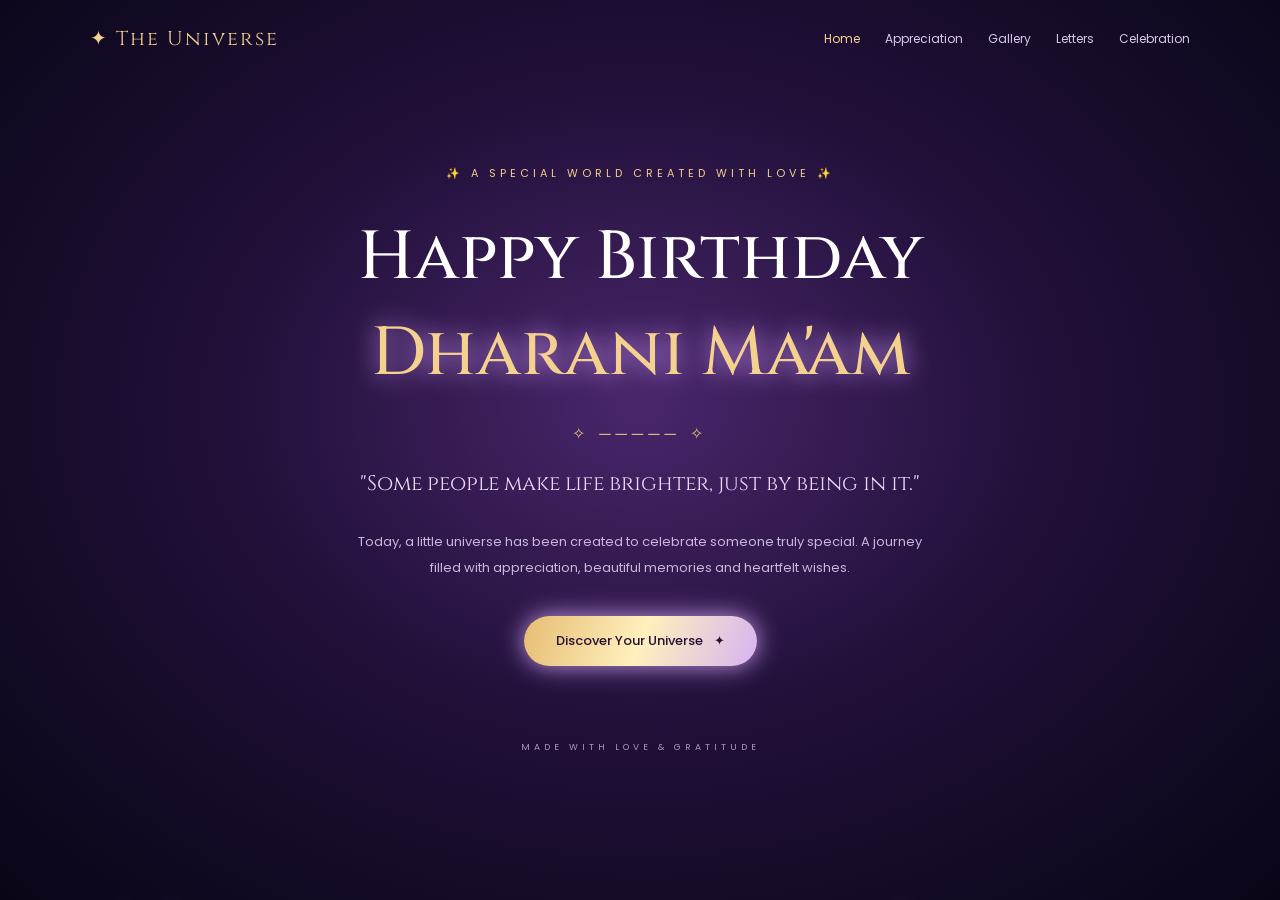
<file: index.html>
<!DOCTYPE html>
<html lang="en">
<head>
    <meta charset="UTF-8">
    <meta name="viewport" content="width=device-width, initial-scale=1.0">

    <title>The Universe of Dharani</title>

    <link rel="stylesheet" href="style.css">
</head>

<body class="home-page">

    <!-- Floating glitter container -->
    <div id="glitter-container" aria-hidden="true"></div>
    <div id="birthday-fireworks" aria-hidden="true"></div>

    <!-- Navigation -->
    <nav class="navbar">

        <div class="logo">
            ✦ The Universe
        </div>

        <div class="nav-links">
            <a href="index.html" class="active">Home</a>
            <a href="appreciation.html">Appreciation</a>
            <a href="gallery.html">Gallery</a>
            <a href="letter.html">Letters</a>
            <a href="celebration.html">Celebration</a>
        </div>

    </nav>

    <!-- Main content -->
    <main class="hero">

        <p class="welcome">
            ✨ A SPECIAL WORLD CREATED WITH LOVE ✨
        </p>

        <h1>
            Happy Birthday
            <span>Dharani Ma'am</span>
        </h1>

        <div class="decoration">✧ ───── ✧</div>

        <p class="quote">
            "Some people make life brighter,
            just by being in it."
        </p>

        <p class="description">
            Today, a little universe has been created
            to celebrate someone truly special.
            A journey filled with appreciation,
            beautiful memories and heartfelt wishes.
        </p>

        <a href="appreciation.html" class="magic-button">
            Discover Your Universe <span>✦</span>
        </a>

        <p class="bottom-text">
            MADE WITH LOVE & GRATITUDE
        </p>

    </main>

    <script src="main.js"></script>

</body>
</html>
</file>
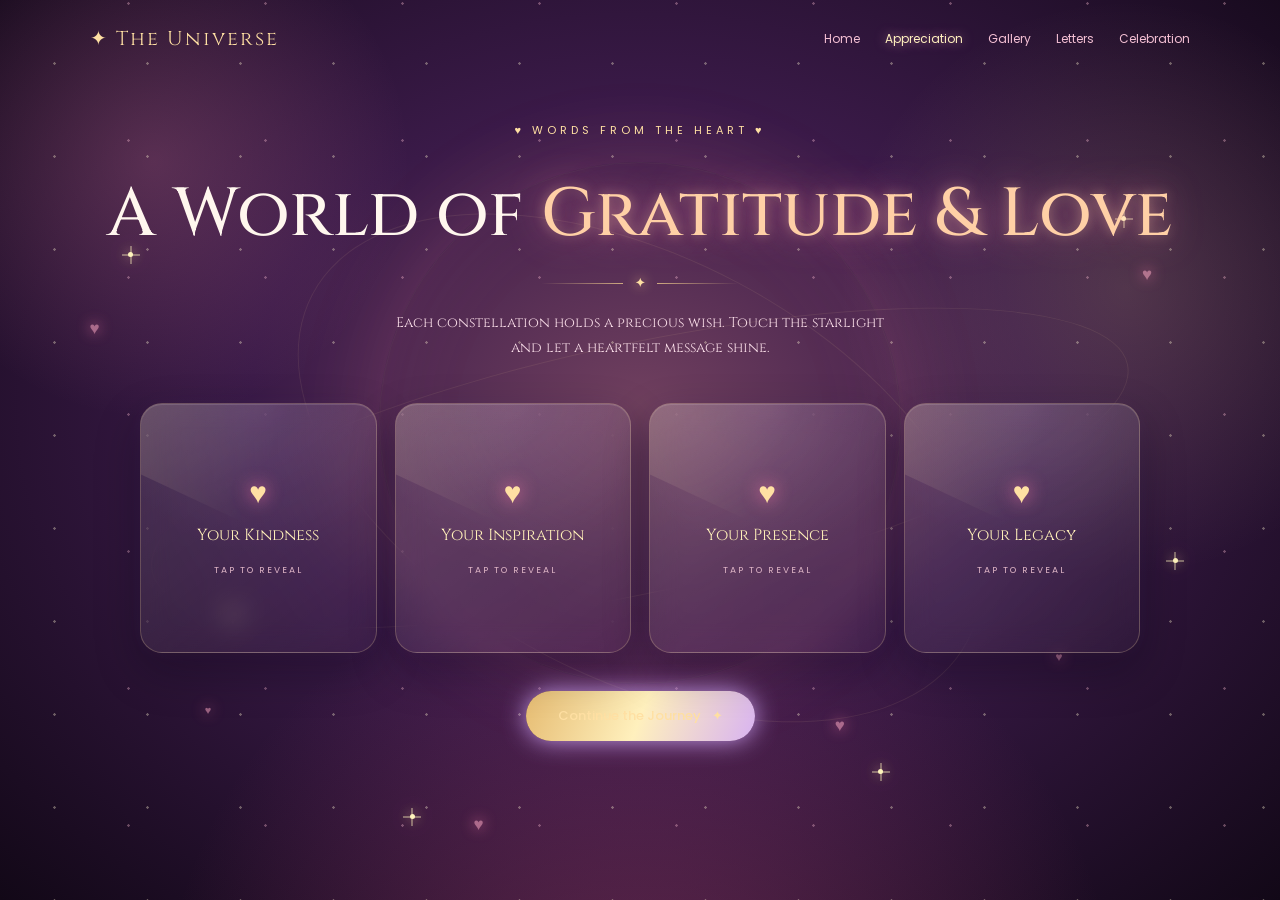
<file: appreciation.html>
<!DOCTYPE html>
<html lang="en">
<head>
    <meta charset="UTF-8">
    <meta name="viewport" content="width=device-width, initial-scale=1.0">
    <title>Appreciation | The Universe of Dharani</title>
    <link rel="stylesheet" href="style.css">
</head>
<body class="appreciation-page">
    <div id="glitter-container" aria-hidden="true"></div>
    <div class="cosmic-sky" aria-hidden="true">
        <span class="floating-heart heart-one">♥</span>
        <span class="floating-heart heart-two">♥</span>
        <span class="floating-heart heart-three">♥</span>
        <span class="floating-heart heart-four">♥</span>
        <span class="floating-heart heart-five">♥</span>
        <span class="floating-heart heart-six">♥</span>
        <span class="twinkle twinkle-one"></span>
        <span class="twinkle twinkle-two"></span>
        <span class="twinkle twinkle-three"></span>
        <span class="twinkle twinkle-four"></span>
        <span class="twinkle twinkle-five"></span>
        <span class="twinkle twinkle-six"></span>
        <span class="orbit orbit-one"></span>
        <span class="orbit orbit-two"></span>
    </div>

    <nav class="navbar" aria-label="Main navigation">
        <div class="logo">✦ The Universe</div>
        <div class="nav-links">
            <a href="index.html">Home</a>
            <a href="appreciation.html" class="active">Appreciation</a>
            <a href="gallery.html">Gallery</a>
            <a href="letter.html">Letters</a>
            <a href="celebration.html">Celebration</a>
        </div>
    </nav>

    <main class="appreciation">
        <header class="appreciation-heading">
            <p class="welcome">♥ WORDS FROM THE HEART ♥</p>
            <h1>A World of <span>Gratitude &amp; Love</span></h1>
            <div class="celestial-divider" aria-hidden="true">
                <span></span><b>✦</b><span></span>
            </div>
            <p class="appreciation-intro">
                Each constellation holds a precious wish. Touch the starlight
                and let a heartfelt message shine.
            </p>
        </header>

        <section class="message-grid" aria-label="Appreciation messages">
            <article class="message-card" tabindex="0" role="button"
                     aria-expanded="false" aria-label="Reveal message: Your kindness">
                <span class="card-star" aria-hidden="true">♥</span>
                <p class="card-kicker">Your Kindness</p>
                <div class="card-message">
                    <p>Your gentle warmth makes every room feel a little brighter and every moment feel more meaningful.</p>
                </div>
                <span class="reveal-text">Tap to reveal</span>
            </article>

            <article class="message-card" tabindex="0" role="button"
                     aria-expanded="false" aria-label="Reveal message: Your Inspiration">
                <span class="card-star" aria-hidden="true">♥</span>
                <p class="card-kicker">Your Inspiration</p>
                <div class="card-message">
                    <p>The grace, patience and wisdom you share inspire everyone around you to become their best selves.</p>
                </div>
                <span class="reveal-text">Tap to reveal</span>
            </article>

            <article class="message-card" tabindex="0" role="button"
                     aria-expanded="false" aria-label="Reveal message: Your Presence">
                <span class="card-star" aria-hidden="true">♥</span>
                <p class="card-kicker">Your Presence</p>
                <div class="card-message">
                    <p>You bring calm to challenges and joy to ordinary days simply by being wonderfully you.</p>
                </div>
                <span class="reveal-text">Tap to reveal</span>
            </article>

            <article class="message-card" tabindex="0" role="button"
                     aria-expanded="false" aria-label="Reveal message: Your Legacy">
                <span class="card-star" aria-hidden="true">♥</span>
                <p class="card-kicker">Your Legacy</p>
                <div class="card-message">
                    <p>The lives you have touched carry a lasting light, and the lessons you give continue to guide us.</p>
                </div>
                <span class="reveal-text">Tap to reveal</span>
            </article>
        </section>

        <a href="gallery.html" class="magic-button appreciation-next">
            Continue the Journey <span>✦</span>
        </a>
    </main>

    <script src="main.js"></script>
</body>
</html>
</file>
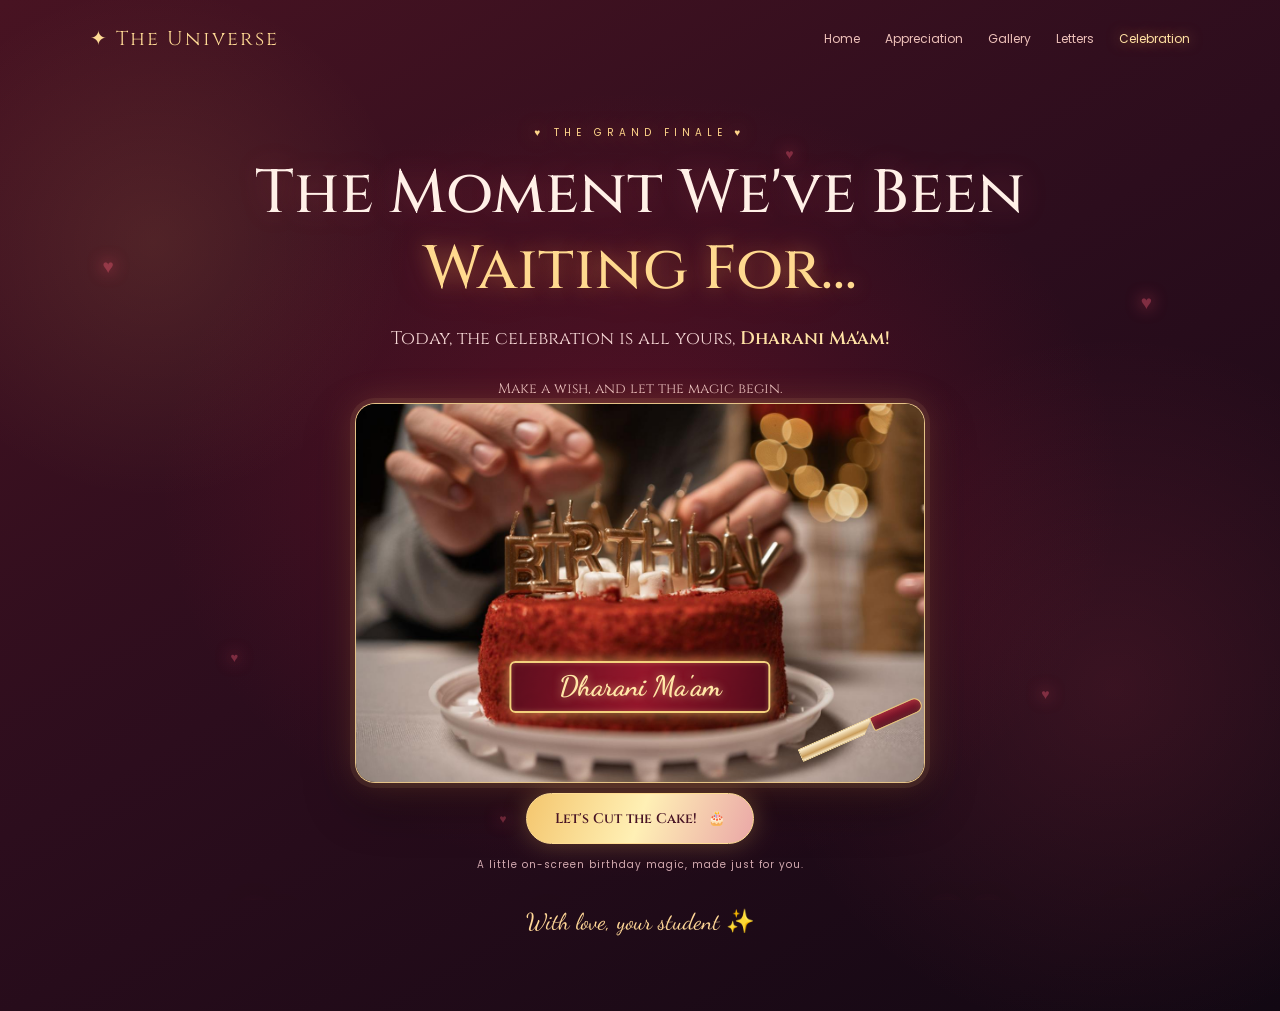
<file: celebration.html>
<!DOCTYPE html>
<html lang="en">
<head>
    <meta charset="UTF-8">
    <meta name="viewport" content="width=device-width, initial-scale=1.0">
    <title>Happy Birthday, Dharani Ma'am! | The Universe</title>
    <link rel="stylesheet" href="style.css">
</head>
<body class="celebration-page">
    <div id="glitter-container" aria-hidden="true"></div>
    <div class="celebration-hearts" aria-hidden="true">
        <span>♥</span><span>♥</span><span>♥</span>
        <span>♥</span><span>♥</span><span>♥</span>
    </div>
    <div class="celebration-particles" id="celebration-particles" aria-hidden="true"></div>

    <nav class="navbar" aria-label="Main navigation">
        <div class="logo">✦ The Universe</div>
        <div class="nav-links">
            <a href="index.html">Home</a>
            <a href="appreciation.html">Appreciation</a>
            <a href="gallery.html">Gallery</a>
            <a href="letter.html">Letters</a>
            <a href="celebration.html" class="active">Celebration</a>
        </div>
    </nav>

    <main class="celebration-main">
        <header class="celebration-heading">
            <p class="celebration-eyebrow">♥ THE GRAND FINALE ♥</p>
            <h1>The Moment We've Been <span>Waiting For...</span></h1>
            <p>Today, the celebration is all yours, <strong>Dharani Ma'am!</strong></p>
        </header>

        <section class="cake-section" aria-label="Birthday cake">
            <p class="cake-invitation">Make a wish, and let the magic begin.</p>
            <div class="cake-scene">
                <div class="cake-stage" id="cake-stage">
                    <div class="cake-glow" aria-hidden="true"></div>
                    <div class="cake-photo-frame" id="cake-photo-frame">
                        <img class="cake-photo" src="images/birthday-cake-reference.jpg"
                             alt="A real red velvet birthday cake with golden birthday candles">
                        <div class="cake-petal-fragments" aria-hidden="true">
                            <span class="cake-petal-fragment fragment-top"></span>
                            <span class="cake-petal-fragment fragment-top-right"></span>
                            <span class="cake-petal-fragment fragment-right"></span>
                            <span class="cake-petal-fragment fragment-bottom-right"></span>
                            <span class="cake-petal-fragment fragment-bottom"></span>
                            <span class="cake-petal-fragment fragment-bottom-left"></span>
                            <span class="cake-petal-fragment fragment-left"></span>
                            <span class="cake-petal-fragment fragment-top-left"></span>
                        </div>
                        <div class="cake-name">Dharani Ma'am</div>
                    </div>

                    <div class="cake-knife" aria-hidden="true">
                        <span class="knife-blade"></span>
                        <span class="knife-handle"></span>
                    </div>
                </div>
            </div>
            <button class="cake-button" id="cut-cake-button" type="button">
                Let's Cut the Cake! <span aria-hidden="true">🎂</span>
            </button>
            <p class="cake-note">A little on-screen birthday magic, made just for you.</p>
        </section>

        <p class="celebration-signoff">With love, your student ✨</p>
    </main>

    <div class="birthday-surprise" id="birthday-surprise" role="dialog"
         aria-modal="true" aria-labelledby="birthday-title" aria-describedby="birthday-message"
         tabindex="-1" hidden>
        <div class="surprise-bloom" aria-hidden="true">
            <span class="surprise-petal petal-a"></span>
            <span class="surprise-petal petal-b"></span>
            <span class="surprise-petal petal-c"></span>
            <span class="surprise-petal petal-d"></span>
            <span class="surprise-petal petal-e"></span>
            <span class="surprise-petal petal-f"></span>
            <span class="surprise-petal petal-g"></span>
            <span class="surprise-petal petal-h"></span>
        </div>
        <div class="surprise-card">
            <button class="surprise-close" type="button" aria-label="Close birthday surprise">×</button>
            <p class="surprise-kicker">✦ A WISH JUST FOR YOU ✦</p>
            <div class="surprise-hearts" aria-hidden="true">♥ ✧ ♥</div>
            <p class="surprise-cake" aria-hidden="true">🎂</p>
            <h2 id="birthday-title">Happy Birthday,<br><span>Dharani Ma'am!</span></h2>
            <p class="surprise-highlight">Keep smiling, keep shining and keep spreading happiness! ❤️</p>
            <p id="birthday-message">You deserve all the beautiful things life has to offer.</p>
            <p class="surprise-signoff">With love, your student ✨</p>
        </div>
    </div>

    <script src="main.js"></script>
</body>
</html>
</file>
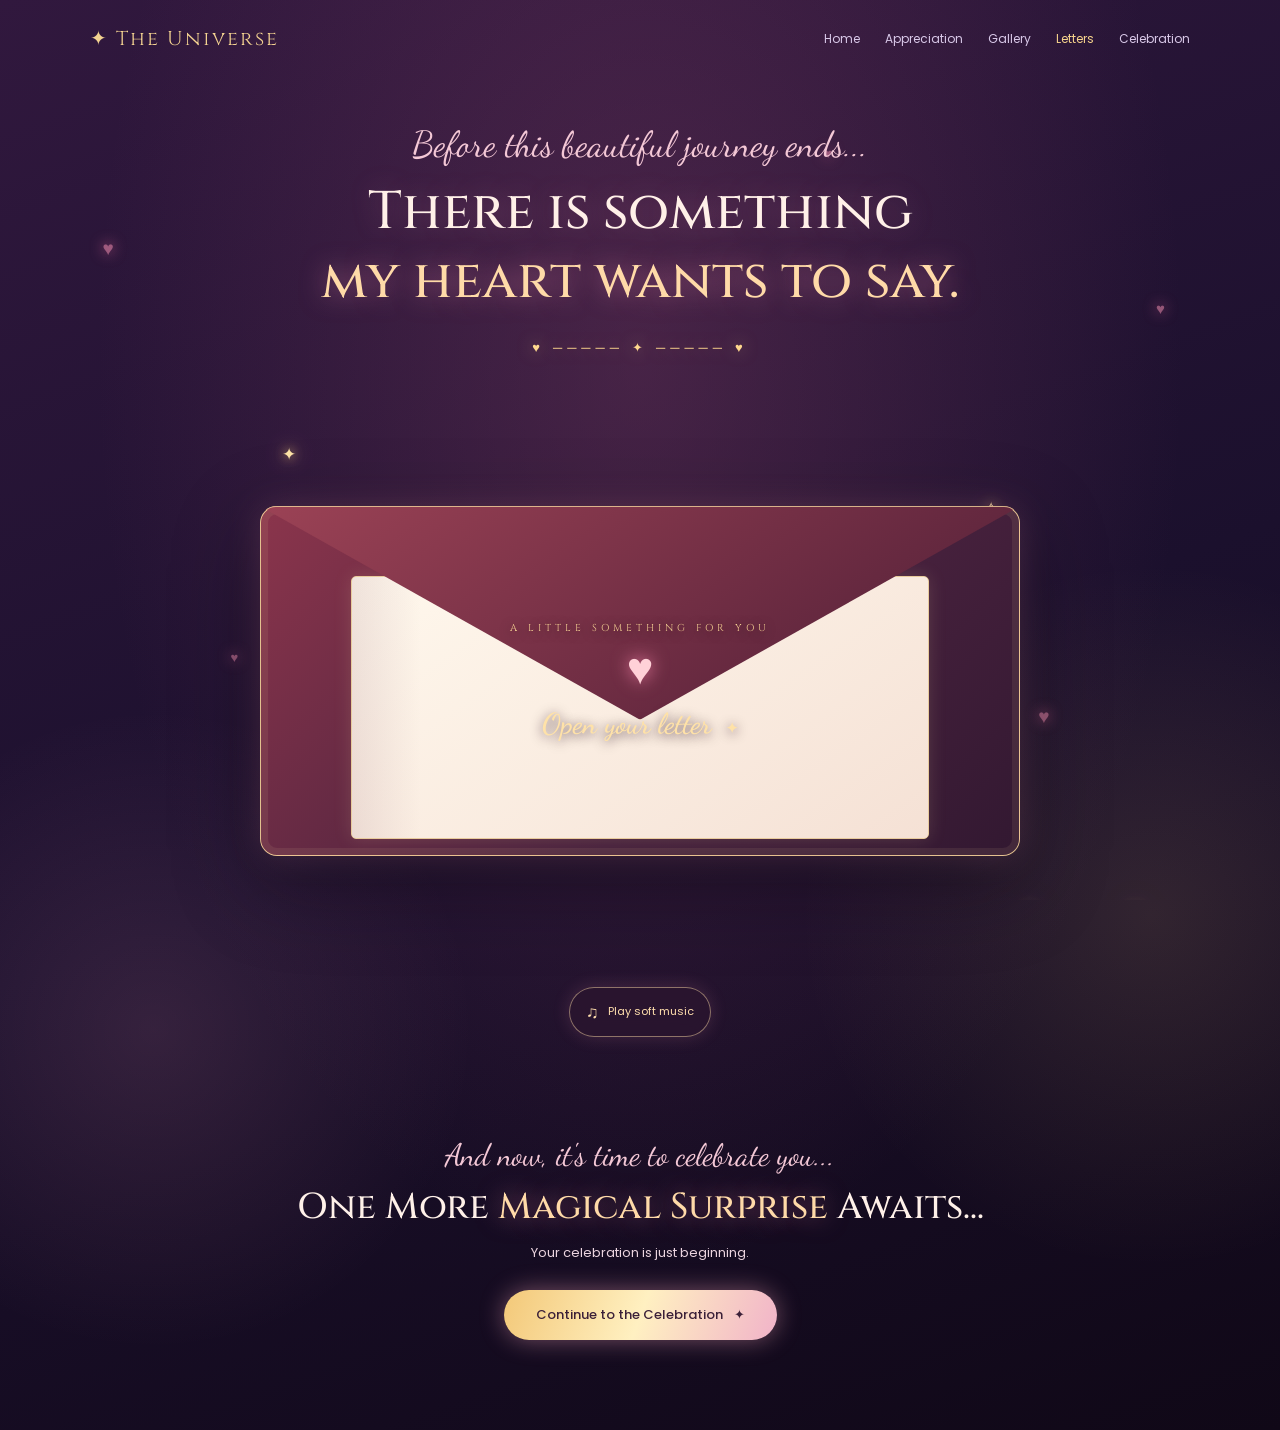
<file: letter.html>
<!DOCTYPE html>
<html lang="en">
<head>
    <meta charset="UTF-8">
    <meta name="viewport" content="width=device-width, initial-scale=1.0">
    <title>A Letter from the Heart | The Universe of Dharani</title>
    <link rel="stylesheet" href="style.css">
</head>
<body class="letter-page">
    <div id="glitter-container" aria-hidden="true"></div>
    <div class="letter-petals" aria-hidden="true">
        <span class="rose-petal petal-one">♥</span>
        <span class="rose-petal petal-two">♥</span>
        <span class="rose-petal petal-three">♥</span>
        <span class="rose-petal petal-four">♥</span>
        <span class="rose-petal petal-five">♥</span>
        <span class="rose-petal petal-six">♥</span>
        <span class="letter-star star-one">✦</span>
        <span class="letter-star star-two">✧</span>
        <span class="letter-star star-three">✦</span>
    </div>

    <nav class="navbar" aria-label="Main navigation">
        <div class="logo">✦ The Universe</div>
        <div class="nav-links">
            <a href="index.html">Home</a>
            <a href="appreciation.html">Appreciation</a>
            <a href="gallery.html">Gallery</a>
            <a href="letter.html" class="active">Letters</a>
            <a href="celebration.html">Celebration</a>
        </div>
    </nav>

    <main class="letter-main">
        <header class="letter-opening">
            <p class="opening-line">Before this beautiful journey ends...</p>
            <h1>There is something <span>my heart wants to say.</span></h1>
            <div class="letter-divider" aria-hidden="true">♥ ───── ✦ ───── ♥</div>
        </header>

        <section class="book-scene" aria-label="A letter from the heart">
            <div class="letter-envelope" id="letter-envelope">
                <div class="envelope-letter" aria-hidden="true"></div>
                <div class="envelope-body" aria-hidden="true"></div>
                <div class="envelope-flap" aria-hidden="true"></div>
                <button class="letter-open-button" id="letter-open-button"
                        type="button" aria-expanded="false" aria-controls="letter-book">
                    <span class="envelope-label">A LITTLE SOMETHING FOR YOU</span>
                    <span class="envelope-heart" aria-hidden="true">♥</span>
                    <strong>Open your letter <span aria-hidden="true">✦</span></strong>
                </button>
            </div>

            <div class="letter-book" id="letter-book" tabindex="-1"
                 aria-hidden="true" hidden>
                <article class="letter-paper">
                    <p class="letter-eyebrow">A LETTER FROM THE HEART</p>
                    <h2>Dear Dharani Ma'am,</h2>
                    <div class="letter-flourish" aria-hidden="true">❦</div>
                    <div class="letter-copy">
                        <p> Wishing you many more happy returns of the day, Mam! ❤️

You are very special to me because you treat everyone equally. I have never seen you show partiality to anyone in our class. You give everyone the same love and respect, and I really like that about you.

You always talk so nicely with everyone and make everyone feel comfortable. I really admire that, Mam.

Personally, I feel connected to you, but I don't know why. Whenever I feel down, you are the first person I feel like calling. I don't know why, but you have motivated me in so many ways.

Actually, I believe that when I finish my final year and leave college, I will be a successful person. And if I become successful, you will be one of the reasons behind it, Mam.

I don't know whether you like me or not, but you will always be one of my favourites. You are one of the most beautiful souls I have ever met.

And Kshema is also my favourite! Sometimes I wonder how she can be so mature at such a young age. 😂❤️

Once again, happy birthday, Mam! Keep smiling and stay the same always. Lots of love! ❤️</p>
                        
                    </div>
                    <p class="letter-closing">With endless gratitude <span aria-label="love">♥</span></p>
                    <p class="letter-personalize">A little note, written with love and gratitude.</p>
                </article>
                <div class="book-cover" aria-hidden="true">
                    <span>With Love</span>
                    <b>♥</b>
                    <small>For Dharani</small>
                </div>
            </div>
        </section>

        <div class="music-controls">
            <button class="music-toggle" id="music-toggle" type="button"
                    aria-pressed="false" aria-label="Play soft instrumental music">
                <span class="music-icon" aria-hidden="true">♫</span>
                <span class="music-label">Play soft music</span>
            </button>
            <p class="music-status" id="music-status" role="status" aria-live="polite"></p>
        </div>

        <section class="letter-ending">
            <p class="ending-prelude">And now, it's time to celebrate you...</p>
            <h2>One More <span>Magical Surprise</span> Awaits...</h2>
            <p>Your celebration is just beginning.</p>
            <a href="celebration.html" class="magic-button">
                Continue to the Celebration <span>✦</span>
            </a>
        </section>
    </main>

    <script src="main.js"></script>
</body>
</html>
</file>
<file: style.css>
@import url('https://fonts.googleapis.com/css2?family=Cinzel:wght@400;500;600;700&family=Dancing+Script:wght@400;500;600;700&family=Poppins:wght@300;400;500&display=swap');

* {
    margin: 0;
    padding: 0;
    box-sizing: border-box;
}

body {
    min-height: 100vh;
    overflow-x: hidden;
    background:
        radial-gradient(ellipse at 50% 45%,
        #49266b 0%,
        #211039 45%,
        #090516 100%);
    color: white;
    font-family: 'Poppins', sans-serif;
}

/* NAVIGATION */

.navbar {
    display: flex;
    justify-content: space-between;
    align-items: center;
    padding: 25px 7%;
    position: relative;
    z-index: 10;
}

.logo {
    font-family: 'Cinzel', serif;
    font-size: 20px;
    color: #f4d391;
    letter-spacing: 2px;
}

.nav-links {
    display: flex;
    gap: 25px;
}

.nav-links a {
    color: #d8c8e8;
    text-decoration: none;
    font-size: 12px;
    transition: 0.3s;
}

.nav-links a:hover,
.nav-links a.active {
    color: #f6d38c;
}

/* HERO SECTION */

.hero {
    min-height: 85vh;
    display: flex;
    flex-direction: column;
    justify-content: center;
    align-items: center;
    text-align: center;
    padding: 40px 20px;
    position: relative;
    z-index: 2;
}

.welcome {
    color: #f2ce8c;
    font-size: 11px;
    letter-spacing: 4px;
    margin-bottom: 28px;
}

h1 {
    font-family: 'Cinzel', serif;
    font-size: clamp(35px, 6vw, 68px);
    font-weight: 500;
    line-height: 1.4;
}

h1 span {
    display: block;
    color: #f4d18e;
    text-shadow: 0 0 25px #d5a0ff;
}

.decoration {
    color: #e9c17e;
    margin: 20px 0;
    letter-spacing: 5px;
}

.quote {
    font-family: 'Cinzel', serif;
    font-size: clamp(16px, 2vw, 21px);
    color: #ead8f7;
    line-height: 1.8;
}

.description {
    max-width: 570px;
    color: #c8b8d9;
    font-size: 13px;
    line-height: 2;
    margin: 25px 0 35px;
}

/* BUTTON */

.magic-button {
    text-decoration: none;
    padding: 15px 32px;
    border-radius: 40px;
    color: #241333;
    background: linear-gradient(
        110deg,
        #e6bc72,
        #fff0bd,
        #d8b3f1
    );
    font-size: 13px;
    font-weight: 500;
    box-shadow: 0 0 25px #c49ae7;
    transition: 0.4s;
}

.magic-button:hover {
    transform: translateY(-5px);
    box-shadow: 0 0 40px #f4d391;
}

.magic-button span {
    margin-left: 8px;
}

/* FOOTER */

.bottom-text {
    margin-top: 75px;
    color: #a996bc;
    font-size: 9px;
    letter-spacing: 4px;
}

/* FLOATING GLITTER */

#glitter-container {
    position: fixed;
    inset: 0;
    overflow: hidden;
    pointer-events: none;
    z-index: 1;
}

#birthday-fireworks {
    position: fixed;
    inset: 0;
    overflow: hidden;
    pointer-events: none;
    z-index: 5;
}

.glitter {
    position: absolute;
    bottom: -15px;
    border-radius: 50%;
    background: #ffe8a8;
    box-shadow: 0 0 10px #f9d58c,
                0 0 20px #d7a8ff;

    animation: floatUp linear infinite;
}

@keyframes floatUp {

    0% {
        transform: translateY(0) translateX(0) scale(0.5);
        opacity: 0;
    }

    15% {
        opacity: 1;
    }

    50% {
        transform: translateY(-50vh) translateX(25px) scale(1);
    }

    85% {
        opacity: 0.8;
    }

    100% {
        transform: translateY(-110vh) translateX(-20px) scale(0.3);
        opacity: 0;
    }
}

.birthday-cracker-burst {
    position: absolute;
    width: 0;
    height: 0;
    animation: birthdayCrackerFade 5.2s ease-out forwards;
}

.birthday-cracker-burst::before {
    content: "";
    position: absolute;
    width: min(100vw, 100vh);
    aspect-ratio: 1;
    border-radius: 50%;
    background: radial-gradient(circle, rgba(255, 247, 204, 0.8), rgba(255, 185, 87, 0.22) 12%, transparent 68%);
    transform: translate(-50%, -50%) scale(0);
    animation: birthdayCrackerFlash 1.1s ease-out forwards;
}

.birthday-cracker-burst::after {
    content: "";
    position: absolute;
    width: 24px;
    height: 24px;
    border: 3px solid #fff1bc;
    border-radius: 50%;
    box-shadow: 0 0 35px 12px rgba(255, 203, 104, 0.65);
    transform: translate(-50%, -50%) scale(0);
    animation: birthdayCrackerRing 1.6s ease-out forwards;
}

.birthday-cracker-letter-spark {
    position: absolute;
    left: 0;
    top: 0;
    z-index: 1;
    width: 5px;
    height: 5px;
    border-radius: 50%;
    background: var(--spark-color);
    box-shadow: 0 0 9px 2px var(--spark-color), 0 0 18px #fff1bc;
    animation: birthdayCrackerFormLetters 3.2s cubic-bezier(0.18, 0.72, 0.22, 1) both;
}

.birthday-cracker-spark {
    position: absolute;
    left: 0;
    top: 0;
    width: 7px;
    height: 7px;
    border-radius: 50%;
    background: var(--spark-color);
    box-shadow: 0 0 18px 4px var(--spark-color);
    animation: birthdayCrackerSpark 2.6s cubic-bezier(0.12, 0.68, 0.22, 1) forwards;
}

@keyframes birthdayCrackerSpark {
    0% { opacity: 0; transform: translate(0, 0) scale(0.2); }
    12% { opacity: 1; transform: translate(0, 0) scale(1.7); }
    100% { opacity: 0; transform: translate(var(--spark-x), var(--spark-y)) scale(0.05); }
}

@keyframes birthdayCrackerFormLetters {
    0%, 42% { opacity: 0; transform: translate(var(--start-x), var(--start-y)) scale(0.15); }
    52% { opacity: 1; transform: translate(var(--start-x), var(--start-y)) scale(1.5); }
    78%, 92% { opacity: 1; transform: translate(var(--spark-x), var(--spark-y)) scale(1); }
    100% { opacity: 0.65; transform: translate(var(--spark-x), var(--spark-y)) scale(0.75); }
}

@keyframes birthdayCrackerFade {
    88% { opacity: 1; }
    100% { opacity: 0; }
}

@keyframes birthdayCrackerFlash {
    0% { opacity: 0; transform: translate(-50%, -50%) scale(0); }
    12% { opacity: 1; }
    100% { opacity: 0; transform: translate(-50%, -50%) scale(1); }
}

@keyframes birthdayCrackerRing {
    0% { opacity: 0.95; transform: translate(-50%, -50%) scale(0.2); }
    100% { opacity: 0; transform: translate(-50%, -50%) scale(38); }
}

/* MOBILE */

@media (max-width: 650px) {

    .navbar {
        flex-direction: column;
        gap: 20px;
    }

    .nav-links {
        gap: 12px;
        flex-wrap: wrap;
        justify-content: center;
    }

    .nav-links a {
        font-size: 10px;
    }

    .welcome {
        font-size: 9px;
        letter-spacing: 2px;
    }

    .description {
        font-size: 12px;
    }

    .bottom-text {
        margin-top: 55px;
    }
}

/* APPRECIATION PAGE */

.appreciation-page {
    background:
        radial-gradient(circle at 12% 18%, rgba(255, 145, 184, 0.22), transparent 16rem),
        radial-gradient(circle at 88% 32%, rgba(255, 219, 157, 0.16), transparent 18rem),
        radial-gradient(circle at 50% 115%, rgba(190, 74, 125, 0.38), transparent 30rem),
        radial-gradient(ellipse at 50% 45%, #70405f 0%, #3a1a48 43%, #120817 100%);
}

/* Love-themed typography */
.appreciation-page .logo,
.appreciation-page .nav-links a.active,
.appreciation-page .welcome,
.appreciation-page .appreciation-heading h1,
.appreciation-page .appreciation-heading h1 span,
.appreciation-page .card-kicker,
.appreciation-page .celestial-divider,
.appreciation-page .card-star,
.appreciation-next {
    color: #ffe0a3;
}

.appreciation-page .nav-links a {
    color: #f3bfd3;
}

.appreciation-page .nav-links a:hover,
.appreciation-page .nav-links a.active {
    color: #fff0be;
    text-shadow: 0 0 12px rgba(255, 190, 205, 0.65);
}

.appreciation-page .appreciation-heading h1 {
    color: #fff7ee;
}

.appreciation-page .appreciation-heading h1 span {
    color: #ffd0a6;
}

.appreciation-page .appreciation-intro,
.appreciation-page .card-message p {
    color: #f8dce7;
}

.appreciation-page .card-kicker {
    color: #fff0b9;
}

.appreciation-page .reveal-text {
    color: #ddb4c5;
}

.appreciation-page::before,
.appreciation-page::after {
    content: "";
    position: fixed;
    pointer-events: none;
    z-index: 0;
}

.appreciation-page::before {
    inset: 0;
    opacity: 0.34;
    background-image:
        radial-gradient(circle, #fff7d2 0 1px, transparent 1.5px),
        radial-gradient(circle, #ffc1d7 0 1px, transparent 1.5px);
    background-size: 93px 93px, 137px 137px;
    background-position: 8px 17px, 60px 72px;
}

.appreciation-page::after {
    width: 520px;
    height: 520px;
    left: 50%;
    top: 47%;
    transform: translate(-50%, -50%);
    border-radius: 50%;
    border: 1px solid rgba(244, 209, 142, 0.055);
    box-shadow:
        0 0 90px rgba(255, 126, 172, 0.14),
        inset 0 0 90px rgba(255, 126, 172, 0.08);
}

.appreciation {
    min-height: calc(100vh - 86px);
    display: flex;
    flex-direction: column;
    align-items: center;
    padding: 45px 6% 70px;
    position: relative;
    z-index: 2;
}

.cosmic-sky {
    position: fixed;
    inset: 0;
    z-index: 1;
    pointer-events: none;
}

.twinkle {
    position: absolute;
    width: 5px;
    height: 5px;
    border-radius: 50%;
    background: #fff4bd;
    box-shadow: 0 0 12px #ffe39a, 0 0 28px #ff91b5;
    animation: twinkle 3.2s ease-in-out infinite;
}

.twinkle::before,
.twinkle::after {
    content: "";
    position: absolute;
    left: 50%;
    top: 50%;
    transform: translate(-50%, -50%);
    background: rgba(255, 244, 189, 0.75);
}

.twinkle::before { width: 18px; height: 1px; }
.twinkle::after { width: 1px; height: 18px; }
.twinkle-one { left: 10%; top: 28%; }
.twinkle-two { left: 18%; top: 68%; animation-delay: 0.8s; }
.twinkle-three { right: 12%; top: 24%; animation-delay: 1.5s; }
.twinkle-four { right: 8%; top: 62%; animation-delay: 2.2s; }
.twinkle-five { left: 32%; bottom: 9%; animation-delay: 0.4s; }
.twinkle-six { right: 31%; bottom: 14%; animation-delay: 1.9s; }

.floating-heart {
    position: absolute;
    color: rgba(255, 174, 199, 0.50);
    font-size: 17px;
    text-shadow: 0 0 14px rgba(255, 128, 174, 0.85);
    animation: heartFloat 7s ease-in-out infinite;
}

.heart-one { left: 7%; top: 35%; animation-delay: 0s; }
.heart-two { left: 16%; top: 78%; animation-delay: 1.2s; font-size: 11px; }
.heart-three { right: 10%; top: 29%; animation-delay: 2.1s; }
.heart-four { right: 17%; top: 72%; animation-delay: 3.4s; font-size: 12px; }
.heart-five { left: 37%; bottom: 7%; animation-delay: 4.2s; }
.heart-six { right: 34%; bottom: 18%; animation-delay: 5.1s; }

@keyframes heartFloat {
    0%, 100% { transform: translateY(12px) scale(0.75) rotate(-8deg); opacity: 0.25; }
    50% { transform: translateY(-18px) scale(1.15) rotate(8deg); opacity: 0.78; }
}

.orbit {
    position: absolute;
    left: 50%;
    top: 52%;
    border: 1px solid rgba(237, 205, 153, 0.09);
    border-radius: 50%;
    transform: translate(-50%, -50%) rotate(-12deg);
}

.orbit-one {
    width: 78vw;
    height: 250px;
}

.orbit-two {
    width: 58vw;
    height: 420px;
    transform: translate(-50%, -50%) rotate(28deg);
}

@keyframes twinkle {
    0%, 100% { opacity: 0.35; transform: scale(0.65) rotate(0deg); }
    50% { opacity: 1; transform: scale(1.25) rotate(45deg); }
}

.appreciation-heading {
    text-align: center;
}

.appreciation-heading h1 {
    margin-top: 8px;
}

.appreciation-heading h1 span {
    display: inline-block;
    text-shadow:
        0 0 12px rgba(255, 208, 166, 0.40),
        0 0 35px rgba(255, 134, 178, 0.72);
    animation: titleGlow 4s ease-in-out infinite;
}

@keyframes titleGlow {
    50% { text-shadow: 0 0 18px rgba(255, 208, 166, 0.52), 0 0 48px rgba(255, 134, 178, 0.90); }
}

.celestial-divider {
    display: flex;
    align-items: center;
    justify-content: center;
    gap: 12px;
    width: 250px;
    margin: 12px auto 0;
    color: #f4d18e;
}

.celestial-divider span {
    width: 82px;
    height: 1px;
    background: linear-gradient(90deg, transparent, rgba(244, 209, 142, 0.75));
}

.celestial-divider span:last-child {
    transform: rotate(180deg);
}

.celestial-divider b {
    font-size: 12px;
    text-shadow: 0 0 12px #f4d18e;
}

.appreciation-intro {
    max-width: 520px;
    margin: 18px auto 0;
    color: #cfc0dc;
    font-family: 'Cinzel', serif;
    font-size: 14px;
    line-height: 1.8;
}

.message-grid {
    width: 100%;
    max-width: 1000px;
    display: grid;
    grid-template-columns: repeat(4, minmax(0, 1fr));
    gap: 18px;
    margin: 42px 0 38px;
}

.message-card {
    min-height: 250px;
    position: relative;
    display: flex;
    flex-direction: column;
    align-items: center;
    justify-content: center;
    padding: 28px 20px;
    overflow: hidden;
    text-align: center;
    cursor: pointer;
    border: 1px solid rgba(238, 211, 159, 0.26);
    border-radius: 22px;
    background:
        linear-gradient(145deg, rgba(255, 255, 255, 0.13), rgba(255, 255, 255, 0.025)),
        radial-gradient(circle at 50% 0%, rgba(220, 177, 244, 0.10), transparent 55%);
    box-shadow: inset 0 1px rgba(255, 255, 255, 0.12),
                0 18px 45px rgba(6, 2, 18, 0.30),
                0 0 18px rgba(194, 141, 229, 0.055);
    backdrop-filter: blur(14px);
    -webkit-backdrop-filter: blur(14px);
    transition: transform 0.45s ease, border-color 0.45s ease, box-shadow 0.45s ease;
}

.message-card::before {
    content: "";
    position: absolute;
    inset: -70% 30% 70% -40%;
    transform: rotate(25deg);
    background: linear-gradient(90deg, transparent, rgba(255, 236, 188, 0.13), transparent);
    transition: 0.7s ease;
}

.message-card:hover,
.message-card:focus-visible {
    transform: translateY(-8px);
    border-color: rgba(244, 209, 142, 0.55);
    box-shadow: 0 20px 50px rgba(8, 3, 24, 0.35),
                0 0 26px rgba(202, 153, 238, 0.14);
    outline: none;
}

.message-card:hover::before {
    inset: -40% -40% -40% 100%;
}

.card-star {
    color: #ffd2df;
    font-size: 30px;
    line-height: 1;
    text-shadow: 0 0 18px rgba(255, 126, 172, 0.90);
    transition: 0.5s ease;
}

.card-kicker {
    margin-top: 16px;
    color: #f1d79f;
    font-family: 'Cinzel', serif;
    font-size: 16px;
}

.card-message {
    max-height: 0;
    overflow: hidden;
    opacity: 0;
    transform: translateY(10px);
    transition: max-height 0.55s ease, opacity 0.45s ease, transform 0.45s ease;
}

.card-message p {
    margin: 15px 0 5px;
    color: #ddd1e8;
    font-family: 'Cinzel', serif;
    font-size: 12px;
    line-height: 1.75;
}

.reveal-text {
    margin-top: 18px;
    color: #aa98bb;
    font-size: 9px;
    letter-spacing: 2px;
    text-transform: uppercase;
    transition: 0.35s ease;
}

.message-card.revealed .card-star {
    transform: scale(0.72) rotate(18deg);
}

.message-card.revealed .card-message {
    max-height: 150px;
    opacity: 1;
    transform: translateY(0);
}

.message-card.revealed .reveal-text {
    opacity: 0.65;
}

.appreciation-next {
    margin-top: 0;
}

@media (max-width: 850px) {
    .message-grid {
        grid-template-columns: repeat(2, minmax(0, 1fr));
        max-width: 600px;
    }
}

@media (max-width: 650px) {
    .appreciation {
        padding: 32px 18px 55px;
    }

    .appreciation-intro {
        font-size: 12px;
    }

    .message-grid {
        grid-template-columns: 1fr;
        max-width: 380px;
        gap: 14px;
        margin-top: 32px;
    }

    .message-card {
        min-height: 190px;
    }
}

/* PHOTO GALLERY */

.gallery-page {
    background:
        radial-gradient(circle at 15% 15%, rgba(255, 145, 184, 0.24), transparent 18rem),
        radial-gradient(circle at 86% 45%, rgba(242, 197, 130, 0.16), transparent 22rem),
        radial-gradient(ellipse at 50% 40%, #62334f 0%, #32173d 48%, #100817 100%);
}

.gallery-page .glitter {
    background: #ffe3b0;
    box-shadow: 0 0 9px #ffcfde,
                0 0 20px #ff9fbd,
                0 0 30px rgba(255, 220, 160, 0.65);
}

.gallery-magic {
    position: fixed;
    inset: 0;
    z-index: 1;
    overflow: hidden;
    pointer-events: none;
}

.gallery-heart,
.gallery-sparkle {
    position: absolute;
    color: rgba(255, 176, 202, 0.55);
    text-shadow: 0 0 14px rgba(255, 132, 176, 0.8);
    animation: galleryDrift 9s ease-in-out infinite;
}

.gallery-heart {
    font-size: 19px;
}

.gallery-heart-one { left: 7%; top: 28%; animation-delay: -1s; }
.gallery-heart-two { left: 16%; top: 76%; font-size: 13px; animation-delay: -5s; }
.gallery-heart-three { right: 9%; top: 30%; font-size: 15px; animation-delay: -3s; }
.gallery-heart-four { right: 15%; top: 67%; animation-delay: -7s; }
.gallery-heart-five { left: 42%; bottom: 8%; font-size: 12px; animation-delay: -4s; }
.gallery-heart-six { right: 38%; top: 18%; font-size: 13px; animation-delay: -2s; }

.gallery-sparkle {
    color: #ffe5ad;
    font-size: 18px;
    text-shadow: 0 0 12px #ffd886, 0 0 25px #ff9fbd;
    animation: galleryTwinkle 3s ease-in-out infinite;
}

.gallery-sparkle-one { left: 24%; top: 48%; }
.gallery-sparkle-two { right: 24%; top: 54%; animation-delay: -1s; }
.gallery-sparkle-three { left: 72%; bottom: 12%; animation-delay: -2s; }

@keyframes galleryDrift {
    0%, 100% { transform: translate3d(0, 12px, 0) rotate(-10deg) scale(0.8); opacity: 0.25; }
    50% { transform: translate3d(8px, -20px, 0) rotate(10deg) scale(1.15); opacity: 0.85; }
}

@keyframes galleryTwinkle {
    0%, 100% { opacity: 0.25; transform: scale(0.65) rotate(0deg); }
    50% { opacity: 0.95; transform: scale(1.2) rotate(35deg); }
}

.gallery-main {
    position: relative;
    z-index: 2;
    width: min(1120px, 90%);
    margin: 0 auto;
    padding: 48px 0 90px;
}

.gallery-heading {
    max-width: 720px;
    margin: 0 auto 42px;
    text-align: center;
    animation: galleryRise 0.9s ease-out both;
}

@keyframes galleryRise {
    from { opacity: 0; transform: translateY(22px); }
    to { opacity: 1; transform: translateY(0); }
}

.gallery-heading .welcome,
.personal-letter .welcome {
    margin-bottom: 14px;
    color: #ffd7a3;
}

.gallery-heading h1 {
    color: #fff3ea;
}

.gallery-heading h1 span {
    display: inline;
    color: #ffd0a6;
    text-shadow: 0 0 28px rgba(255, 134, 178, 0.55);
}

.gallery-heading > p:last-child {
    max-width: 600px;
    margin: 16px auto 0;
    color: #f3d9e3;
    font-family: 'Cinzel', serif;
    font-size: 14px;
    line-height: 1.8;
}

.photo-gallery {
    display: grid;
    grid-template-columns: minmax(0, 0.9fr) minmax(0, 1.1fr);
    gap: 24px;
}

.gallery-photo {
    position: relative;
    display: block;
    width: 100%;
    padding: 8px;
    overflow: hidden;
    cursor: zoom-in;
    border: 1px solid rgba(255, 222, 164, 0.78);
    border-radius: 17px;
    background: linear-gradient(145deg, rgba(255, 230, 184, 0.24), rgba(255, 255, 255, 0.04));
    box-shadow: 0 0 0 1px rgba(255, 228, 185, 0.12),
                0 12px 35px rgba(4, 1, 15, 0.36),
                0 0 24px rgba(255, 184, 151, 0.10);
    text-align: left;
    transition: transform 0.35s ease, box-shadow 0.35s ease, border-color 0.35s ease;
    animation: photoAppear 0.8s ease-out both, photoGlow 5s ease-in-out 1s infinite;
}

.solo-photo { animation-delay: 0.1s, 1s; }
.family-photo { animation-delay: 0.28s, 1.18s; }
.memory-photo:nth-child(1) { animation-delay: 0.4s, 1.3s; }
.memory-photo:nth-child(2) { animation-delay: 0.52s, 1.42s; }
.memory-photo:nth-child(3) { animation-delay: 0.64s, 1.54s; }
.memory-photo:nth-child(4) { animation-delay: 0.76s, 1.66s; }

@keyframes photoGlow {
    0%, 100% { box-shadow: 0 0 0 1px rgba(255, 228, 185, 0.12), 0 12px 35px rgba(4, 1, 15, 0.36), 0 0 18px rgba(255, 184, 151, 0.08); }
    50% { box-shadow: 0 0 0 1px rgba(255, 228, 185, 0.22), 0 12px 35px rgba(4, 1, 15, 0.36), 0 0 30px rgba(255, 160, 194, 0.2); }
}

@keyframes photoAppear {
    from { opacity: 0; }
    to { opacity: 1; }
}

.gallery-photo::after {
    content: "";
    position: absolute;
    inset: 8px;
    border-radius: 10px;
    background: linear-gradient(180deg, transparent 52%, rgba(16, 7, 22, 0.78));
    pointer-events: none;
}

.gallery-photo::before {
    content: "";
    position: absolute;
    z-index: 1;
    top: 8px;
    bottom: 8px;
    left: -65%;
    width: 40%;
    transform: skewX(-18deg);
    background: linear-gradient(90deg, transparent, rgba(255, 242, 218, 0.18), transparent);
    pointer-events: none;
    transition: left 0.8s ease;
}

.gallery-photo:hover,
.gallery-photo:focus-visible {
    z-index: 1;
    transform: translateY(-5px);
    border-color: #fff0bc;
    box-shadow: 0 0 0 1px rgba(255, 228, 185, 0.3),
                0 18px 42px rgba(4, 1, 15, 0.45),
                0 0 34px rgba(255, 184, 151, 0.24);
    outline: none;
}

.gallery-photo:hover::before,
.gallery-photo:focus-visible::before {
    left: 125%;
}

.gallery-photo img {
    display: block;
    width: 100%;
    height: 100%;
    object-fit: cover;
    border-radius: 10px;
    background: linear-gradient(135deg, #442444, #21152f);
    color: #f8dce7;
    font-family: 'Cinzel', serif;
    text-align: center;
}

.solo-photo {
    height: 520px;
}

.solo-photo img {
    object-position: center 30%;
}

.family-photo {
    height: 100%;
    min-height: 520px;
}

.photo-caption {
    position: absolute;
    z-index: 1;
    right: 24px;
    bottom: 23px;
    left: 24px;
    color: #fff4e8;
    font-family: 'Cinzel', serif;
    font-size: 16px;
    text-shadow: 0 2px 12px rgba(0, 0, 0, 0.85);
}

.photo-caption span {
    margin-right: 9px;
    color: #ffdda0;
    font-family: 'Poppins', sans-serif;
    font-size: 10px;
    letter-spacing: 2px;
}

.zoom-hint {
    position: absolute;
    z-index: 1;
    top: 21px;
    right: 21px;
    padding: 7px 11px;
    border: 1px solid rgba(255, 240, 216, 0.35);
    border-radius: 20px;
    background: rgba(25, 10, 30, 0.42);
    color: #fff3df;
    font-size: 10px;
    letter-spacing: 1px;
    opacity: 0;
    transform: translateY(-4px);
    transition: opacity 0.3s ease, transform 0.3s ease;
    backdrop-filter: blur(8px);
}

.gallery-photo:hover .zoom-hint,
.gallery-photo:focus-visible .zoom-hint {
    opacity: 1;
    transform: translateY(0);
}

.memory-grid {
    grid-column: 1 / -1;
    display: grid;
    grid-template-columns: repeat(4, minmax(0, 1fr));
    gap: 20px;
}

.gallery-to-letter {
    display: flex;
    justify-content: center;
    margin: 38px auto 0;
}

.gallery-to-letter .magic-button {
    background: linear-gradient(110deg, #f1c778, #fff1c6, #f0abc0);
    box-shadow: 0 0 25px rgba(255, 170, 192, 0.26);
}

.gallery-to-letter .magic-button:hover {
    box-shadow: 0 0 38px rgba(255, 212, 142, 0.52);
}

.memory-photo {
    height: 260px;
    border-radius: 14px;
}

.memory-photo .photo-caption {
    right: 16px;
    bottom: 17px;
    left: 16px;
    font-size: 12px;
}

.memory-photo .zoom-hint {
    top: 16px;
    right: 16px;
}

.personal-letter {
    max-width: 790px;
    margin: 82px auto 0;
    padding: 48px clamp(24px, 7vw, 75px);
    border: 1px solid rgba(255, 220, 178, 0.32);
    border-radius: 24px;
    background: linear-gradient(145deg, rgba(255, 255, 255, 0.10), rgba(255, 255, 255, 0.025));
    box-shadow: inset 0 1px rgba(255, 255, 255, 0.12),
                0 18px 55px rgba(4, 1, 15, 0.30),
                0 0 35px rgba(255, 153, 183, 0.08);
    text-align: center;
    backdrop-filter: blur(12px);
    animation: galleryRise 0.9s ease-out both;
}

.personal-letter h2 {
    color: #fff1de;
    font-family: 'Cinzel', serif;
    font-size: clamp(24px, 4vw, 34px);
    font-weight: 500;
}

.letter-decoration {
    margin: 10px 0 20px;
    color: #ffd4a2;
    font-size: 28px;
    text-shadow: 0 0 18px rgba(255, 186, 177, 0.6);
}

.personal-letter > p:not(.welcome):not(.letter-signoff) {
    margin: 14px 0;
    color: #f4dce6;
    font-family: 'Cinzel', serif;
    font-size: 13px;
    line-height: 2;
}

.letter-signoff {
    margin-top: 24px;
    color: #ffe2b0;
    font-family: 'Cinzel', serif;
    font-size: 14px;
    line-height: 1.9;
}

.letter-signoff span {
    color: #f5c2d2;
}

.photo-lightbox[hidden] {
    display: none;
}

.photo-lightbox {
    position: fixed;
    inset: 0;
    z-index: 30;
    display: grid;
    place-items: center;
    padding: 48px 20px 24px;
    background: rgba(10, 4, 17, 0.92);
    backdrop-filter: blur(12px);
    animation: lightboxFade 0.25s ease both;
}

.photo-lightbox figure {
    animation: lightboxZoom 0.35s cubic-bezier(0.2, 0.8, 0.2, 1) both;
}

@keyframes lightboxFade {
    from { opacity: 0; }
    to { opacity: 1; }
}

@keyframes lightboxZoom {
    from { opacity: 0; transform: scale(0.94) translateY(10px); }
    to { opacity: 1; transform: scale(1) translateY(0); }
}

.photo-lightbox figure {
    max-width: min(100%, 1100px);
    max-height: 100%;
    margin: 0;
    text-align: center;
}

.lightbox-image {
    display: block;
    max-width: 100%;
    max-height: 78vh;
    margin: 0 auto;
    border: 2px solid #e8c67f;
    border-radius: 12px;
    box-shadow: 0 0 30px rgba(255, 211, 140, 0.24),
                0 0 70px rgba(231, 125, 170, 0.17);
    object-fit: contain;
}

.lightbox-caption {
    margin-top: 14px;
    color: #f9dfcf;
    font-family: 'Cinzel', serif;
    font-size: 14px;
}

.lightbox-close {
    position: absolute;
    top: 16px;
    right: 22px;
    width: 44px;
    height: 44px;
    border: 1px solid rgba(255, 231, 196, 0.5);
    border-radius: 50%;
    background: rgba(255, 255, 255, 0.08);
    color: #fff0df;
    cursor: pointer;
    font-size: 30px;
    line-height: 1;
    transition: background 0.2s ease, transform 0.2s ease;
}

.lightbox-close:hover,
.lightbox-close:focus-visible {
    transform: rotate(90deg);
    background: rgba(255, 255, 255, 0.18);
    outline: 2px solid #f4d391;
}

@media (max-width: 800px) {
    .photo-gallery {
        grid-template-columns: 1fr 1fr;
        gap: 16px;
    }

    .solo-photo,
    .family-photo {
        height: 420px;
        min-height: 0;
    }

    .memory-grid {
        gap: 14px;
    }

    .memory-photo {
        height: 220px;
    }
}

@media (max-width: 600px) {
    .gallery-main {
        width: min(100% - 32px, 460px);
        padding-top: 32px;
    }

    .gallery-heading {
        margin-bottom: 28px;
    }

    .gallery-heading > p:last-child {
        font-size: 12px;
    }

    .photo-gallery {
        grid-template-columns: 1fr;
        gap: 16px;
    }

    .solo-photo {
        height: min(118vw, 490px);
    }

    .family-photo {
        height: 280px;
    }

    .memory-grid {
        grid-template-columns: repeat(2, minmax(0, 1fr));
        gap: 13px;
    }

    .memory-photo {
        height: 190px;
        padding: 6px;
    }

    .memory-photo::after {
        inset: 6px;
    }

    .memory-photo .photo-caption {
        right: 10px;
        bottom: 12px;
        left: 10px;
        font-size: 10px;
    }

    .memory-photo .photo-caption span {
        margin-right: 4px;
        font-size: 8px;
    }

    .memory-photo .zoom-hint {
        top: 11px;
        right: 11px;
    }

    .personal-letter {
        margin-top: 58px;
        padding: 34px 22px;
    }
}

@media (prefers-reduced-motion: reduce) {
    .gallery-page *,
    .gallery-page *::before,
    .gallery-page *::after {
        animation-duration: 0.01ms !important;
        animation-iteration-count: 1 !important;
        scroll-behavior: auto !important;
        transition-duration: 0.01ms !important;
    }
}

/* BIRTHDAY CELEBRATION */

.celebration-page {
    min-height: 100vh;
    background:
        radial-gradient(ellipse at 50% 48%, rgba(181, 27, 55, 0.28), transparent 30rem),
        radial-gradient(circle at 12% 24%, rgba(255, 195, 106, 0.10), transparent 16rem),
        radial-gradient(circle at 87% 68%, rgba(255, 81, 103, 0.12), transparent 22rem),
        linear-gradient(150deg, #481322 0%, #2c0d1d 48%, #120813 100%);
}

.celebration-page .glitter {
    background: #ffe4a0;
    box-shadow: 0 0 10px #ffe4a0,
                0 0 22px #ff8a62,
                0 0 35px rgba(255, 196, 103, 0.75);
}

.celebration-page .navbar .logo {
    color: #ffda95;
}

.celebration-page .nav-links a {
    color: #edc0b9;
}

.celebration-page .nav-links a:hover,
.celebration-page .nav-links a.active {
    color: #ffe1a3;
    text-shadow: 0 0 14px rgba(255, 194, 110, 0.65);
}

.celebration-hearts {
    position: fixed;
    inset: 0;
    z-index: 1;
    overflow: hidden;
    pointer-events: none;
}

.celebration-hearts span {
    position: absolute;
    color: rgba(255, 101, 125, 0.34);
    font-size: 19px;
    text-shadow: 0 0 16px rgba(255, 80, 107, 0.78);
    animation: celebrationHeartFloat 9s ease-in-out infinite;
}

.celebration-hearts span:nth-child(1) { left: 8%; top: 28%; }
.celebration-hearts span:nth-child(2) { left: 18%; top: 72%; font-size: 13px; animation-delay: -3s; }
.celebration-hearts span:nth-child(3) { right: 10%; top: 32%; animation-delay: -5s; }
.celebration-hearts span:nth-child(4) { right: 18%; top: 76%; font-size: 14px; animation-delay: -7s; }
.celebration-hearts span:nth-child(5) { left: 39%; bottom: 8%; font-size: 12px; animation-delay: -2s; }
.celebration-hearts span:nth-child(6) { right: 38%; top: 16%; font-size: 14px; animation-delay: -6s; }

@keyframes celebrationHeartFloat {
    0%, 100% { transform: translateY(12px) scale(0.75) rotate(-10deg); opacity: 0.22; }
    50% { transform: translateY(-20px) scale(1.2) rotate(10deg); opacity: 0.78; }
}

.celebration-main {
    position: relative;
    z-index: 2;
    width: min(1050px, 92%);
    margin: 0 auto;
    padding: 48px 0 76px;
    text-align: center;
}

.celebration-heading {
    animation: celebrationArrival 1.1s ease-out both;
}

@keyframes celebrationArrival {
    from { opacity: 0; transform: translateY(24px) scale(0.98); filter: blur(4px); }
    to { opacity: 1; transform: translateY(0) scale(1); filter: blur(0); }
}

.celebration-eyebrow {
    margin-bottom: 15px;
    color: #ffd58a;
    font-size: 10px;
    letter-spacing: 5px;
    text-shadow: 0 0 18px rgba(255, 190, 96, 0.5);
}

.celebration-heading h1 {
    color: #fff0e7;
    font-size: clamp(32px, 5.5vw, 61px);
    line-height: 1.25;
    text-shadow: 0 0 30px rgba(255, 96, 114, 0.24);
}

.celebration-heading h1 span {
    display: block;
    color: #ffd98f;
    text-shadow: 0 0 20px rgba(255, 181, 78, 0.42),
                 0 0 45px rgba(255, 81, 103, 0.30);
}

.celebration-heading > p:last-child {
    margin-top: 17px;
    color: #f5d6d5;
    font-family: 'Cinzel', serif;
    font-size: clamp(14px, 2vw, 18px);
}

.celebration-heading strong {
    color: #ffe2a5;
    font-weight: 600;
}

.cake-section {
    margin-top: 28px;
    animation: cakeArrival 1s ease-out 0.2s both;
}

@keyframes cakeArrival {
    from { opacity: 0; transform: translateY(28px) scale(0.97); }
    to { opacity: 1; transform: translateY(0) scale(1); }
}

.cake-invitation {
    color: #eec6c6;
    font-family: 'Cinzel', serif;
    font-size: 14px;
}

.cake-scene {
    width: min(610px, 100%);
    margin: 5px auto 0;
    perspective: 1300px;
}

.cake-stage {
    position: relative;
    width: 100%;
    height: 390px;
    isolation: isolate;
}

.cake-glow {
    position: absolute;
    left: 50%;
    bottom: 38px;
    width: min(440px, 84%);
    height: 145px;
    transform: translateX(-50%);
    border-radius: 50%;
    background: rgba(226, 31, 57, 0.16);
    filter: blur(35px);
    animation: cakeAura 3.8s ease-in-out infinite;
}

@keyframes cakeAura {
    50% { opacity: 0.58; transform: translateX(-50%) scale(1.1); }
}

.cake-photo-frame {
    position: absolute;
    top: 0;
    left: 50%;
    width: min(570px, 100%);
    aspect-ratio: 3 / 2;
    overflow: hidden;
    transform: translateX(-50%);
    border: 1px solid rgba(255, 220, 151, 0.88);
    border-radius: 20px;
    background: #291018;
    box-shadow: 0 0 0 5px rgba(255, 217, 143, 0.08),
                0 0 34px rgba(255, 156, 92, 0.24),
                0 20px 50px rgba(0, 0, 0, 0.38);
    transition: filter 0.4s ease;
}

.cake-photo {
    display: block;
    width: 100%;
    height: 100%;
    object-fit: cover;
}

.cake-petal-fragments {
    position: absolute;
    inset: 0;
    pointer-events: none;
}

.cake-petal-fragment {
    position: absolute;
    inset: 0;
    opacity: 0;
    background: url("images/birthday-cake-reference.jpg") center / 100% 100% no-repeat;
}

.fragment-top {
    clip-path: ellipse(24% 34% at 50% 27%);
    --petal-out: translateY(-90px) rotate(-8deg) scale(0.52);
    --petal-delay: 0s;
}

.fragment-top-right {
    clip-path: ellipse(25% 34% at 70% 38%);
    --petal-out: translate(72px, -62px) rotate(24deg) scale(0.5);
    --petal-delay: 0.12s;
}

.fragment-right {
    clip-path: ellipse(24% 33% at 76% 54%);
    --petal-out: translateX(90px) rotate(35deg) scale(0.5);
    --petal-delay: 0.24s;
}

.fragment-bottom-right {
    clip-path: ellipse(25% 34% at 69% 72%);
    --petal-out: translate(74px, 66px) rotate(23deg) scale(0.5);
    --petal-delay: 0.36s;
}

.fragment-bottom {
    clip-path: ellipse(24% 34% at 50% 77%);
    --petal-out: translateY(90px) rotate(8deg) scale(0.52);
    --petal-delay: 0.48s;
}

.fragment-bottom-left {
    clip-path: ellipse(25% 34% at 31% 72%);
    --petal-out: translate(-74px, 66px) rotate(-23deg) scale(0.5);
    --petal-delay: 0.60s;
}

.fragment-left {
    clip-path: ellipse(24% 33% at 24% 54%);
    --petal-out: translateX(-90px) rotate(-35deg) scale(0.5);
    --petal-delay: 0.72s;
}

.fragment-top-left {
    clip-path: ellipse(25% 34% at 30% 38%);
    --petal-out: translate(-72px, -62px) rotate(-24deg) scale(0.5);
    --petal-delay: 0.84s;
}

.cake-name {
    position: absolute;
    z-index: 2;
    top: 68%;
    left: 50%;
    min-width: 46%;
    transform: translateX(-50%);
    padding: 6px 12px 8px;
    border: 2px solid #f3d17d;
    border-radius: 6px;
    background: linear-gradient(100deg, rgba(91, 13, 30, 0.94), rgba(151, 23, 45, 0.96), rgba(85, 11, 28, 0.94));
    box-shadow: 0 0 14px rgba(255, 208, 122, 0.68),
                inset 0 0 5px rgba(255, 227, 151, 0.25);
    color: #ffe7a7;
    font-family: 'Dancing Script', cursive;
    font-size: clamp(21px, 3vw, 28px);
    font-weight: 700;
    text-shadow: 0 0 8px rgba(255, 220, 145, 0.55);
}

.cake-knife {
    position: absolute;
    z-index: 5;
    right: 3%;
    bottom: 50px;
    width: 132px;
    height: 26px;
    transform: rotate(-24deg);
    transform-origin: 50% 50%;
}

.knife-blade {
    position: absolute;
    left: 0;
    top: 5px;
    width: 82px;
    height: 14px;
    border: 1px solid #ffe4a1;
    border-radius: 2px 3px 3px 2px;
    background: linear-gradient(180deg, #fff3d4, #c99c5a 65%, #fff1ce);
    clip-path: polygon(0 0, 100% 0, 82% 100%, 0 100%);
    box-shadow: 0 0 10px rgba(255, 223, 153, 0.35);
}

.knife-handle {
    position: absolute;
    top: 5px;
    right: 0;
    width: 54px;
    height: 15px;
    border: 1px solid #edc678;
    border-radius: 4px 11px 11px 4px;
    background: linear-gradient(180deg, #9b1d32, #561122);
    box-shadow: inset 0 0 6px rgba(255, 210, 139, 0.2);
}

.cake-cut .cake-photo {
    animation: cakeImageFade 0.45s ease 0.15s forwards;
}

.cake-cut .cake-name {
    animation: cakeNameFade 0.4s ease forwards;
}

.cake-cut .cake-petal-fragment {
    animation: cakePetalRelease 2.2s cubic-bezier(0.2, 0.74, 0.26, 1) var(--petal-delay) both;
}

@keyframes cakeImageFade {
    to { opacity: 0; transform: scale(0.97); filter: brightness(1.35); }
}

@keyframes cakeNameFade {
    to { opacity: 0; transform: translateX(-50%) scale(0.8); }
}

@keyframes cakePetalRelease {
    0% { opacity: 0; transform: scale(0.4); }
    18% { opacity: 1; transform: scale(1); }
    65% { opacity: 1; transform: scale(1); }
    100% { opacity: 0; transform: var(--petal-out); }
}

.cake-cut .cake-knife {
    animation: knifeCut 1s cubic-bezier(0.4, 0, 0.2, 1) both;
}

@keyframes knifeCut {
    0% { transform: translate(120px, -100px) rotate(-35deg); opacity: 0; }
    20% { opacity: 1; }
    65% { transform: translate(-112px, -18px) rotate(8deg); }
    100% { transform: translate(50px, 38px) rotate(-24deg); opacity: 0; }
}

.cake-button {
    position: relative;
    z-index: 3;
    padding: 15px 28px;
    border: 1px solid #ffdc92;
    border-radius: 40px;
    background: linear-gradient(110deg, #f4c66e, #fff0b5, #eaa7a7);
    box-shadow: 0 0 24px rgba(255, 196, 101, 0.28);
    color: #481425;
    cursor: pointer;
    font-family: 'Cinzel', serif;
    font-size: 14px;
    font-weight: 600;
    transition: transform 0.3s ease, box-shadow 0.3s ease;
}

.cake-button:hover,
.cake-button:focus-visible {
    transform: translateY(-4px) scale(1.02);
    box-shadow: 0 0 38px rgba(255, 211, 135, 0.58);
    outline: 2px solid rgba(255, 233, 182, 0.72);
}

.cake-button:disabled,
.cake-button[aria-disabled="true"] {
    cursor: default;
    opacity: 0.76;
    transform: none;
}

.cake-button span {
    margin-left: 7px;
}

.cake-note {
    margin-top: 13px;
    color: #d3aab1;
    font-size: 10px;
    letter-spacing: 1px;
}

.celebration-signoff {
    margin-top: 35px;
    color: #ffd797;
    font-family: 'Dancing Script', cursive;
    font-size: 23px;
}

.birthday-surprise[hidden] {
    display: none;
}

.birthday-surprise {
    position: fixed;
    inset: 0;
    z-index: 40;
    display: grid;
    place-items: center;
    overflow: hidden;
    padding: 22px;
    background: rgba(18, 4, 13, 0.34);
    backdrop-filter: blur(10px);
    animation: surpriseFade 0.35s ease both;
}

.surprise-bloom {
    position: absolute;
    inset: 0;
    z-index: 2;
    overflow: hidden;
    pointer-events: none;
}

.surprise-petal {
    position: absolute;
    top: 50%;
    left: 50%;
    width: min(30%, 185px);
    height: min(38vh, 255px);
    min-height: 150px;
    transform-origin: 50% 100%;
    border: 1px solid rgba(255, 227, 151, 0.88);
    border-radius: 80% 80% 45% 45%;
    background:
        radial-gradient(ellipse at 50% 78%, rgba(255, 224, 153, 0.36), transparent 40%),
        linear-gradient(160deg, #f04850 0%, #a61634 54%, #4b1027 100%);
    box-shadow: inset 0 0 24px rgba(255, 183, 103, 0.24),
                0 0 22px rgba(255, 181, 104, 0.24);
    animation: lotusPetalOpen 3.2s cubic-bezier(0.2, 0.78, 0.2, 1) both;
}

.petal-a { --petal-angle: -135deg; animation-delay: 0s; }
.petal-b { --petal-angle: -90deg; animation-delay: 0.15s; }
.petal-c { --petal-angle: -45deg; animation-delay: 0.3s; }
.petal-d { --petal-angle: 0deg; animation-delay: 0.45s; }
.petal-e { --petal-angle: 45deg; animation-delay: 0.6s; }
.petal-f { --petal-angle: 90deg; animation-delay: 0.75s; }
.petal-g { --petal-angle: 135deg; animation-delay: 0.9s; }
.petal-h { --petal-angle: 180deg; animation-delay: 1.05s; }

@keyframes lotusPetalOpen {
    0% { opacity: 1; transform: translate(-50%, -100%) rotate(0deg) scale(0.12); }
    18% { opacity: 1; transform: translate(-50%, -100%) rotate(0deg) scale(0.45); }
    55% { opacity: 1; transform: translate(-50%, -100%) rotate(var(--petal-angle)) scale(0.94) translateY(-24px); }
    82% { opacity: 0.92; transform: translate(-50%, -100%) rotate(var(--petal-angle)) scale(1.12) translateY(-58px); }
    100% { opacity: 0; transform: translate(-50%, -100%) rotate(var(--petal-angle)) scale(1.28) translateY(-95px); }
}

.surprise-card {
    position: relative;
    z-index: 1;
    width: min(600px, 100%);
    padding: 52px clamp(22px, 6vw, 58px);
    border: 1px solid #f1cf84;
    border-radius: 24px;
    background:
        radial-gradient(circle at 50% 0%, rgba(255, 206, 132, 0.16), transparent 48%),
        linear-gradient(145deg, #541526, #2b1022 75%);
    box-shadow: 0 0 0 6px rgba(239, 195, 113, 0.08),
                0 0 55px rgba(255, 107, 115, 0.24),
                0 30px 90px rgba(0, 0, 0, 0.45);
    text-align: center;
    animation: surprisePop 0.75s cubic-bezier(0.2, 0.8, 0.2, 1) both;
}

.surprise-card > *:not(.surprise-close) {
    opacity: 0;
    transition: opacity 0.8s ease;
}

.surprise-card.revealed > *:not(.surprise-close) {
    opacity: 1;
}

.surprise-card::before {
    content: "";
    position: absolute;
    inset: 10px;
    border: 1px solid rgba(255, 218, 147, 0.26);
    border-radius: 17px;
    pointer-events: none;
}

@keyframes surpriseFade {
    from { opacity: 0; }
    to { opacity: 1; }
}

@keyframes surprisePop {
    from { opacity: 0; transform: translateY(22px) scale(0.82); }
    to { opacity: 1; transform: translateY(0) scale(1); }
}

.surprise-close {
    position: absolute;
    z-index: 1;
    top: 14px;
    right: 16px;
    width: 36px;
    height: 36px;
    border: 1px solid rgba(255, 224, 163, 0.42);
    border-radius: 50%;
    background: rgba(255, 255, 255, 0.07);
    color: #ffe8bf;
    cursor: pointer;
    font-size: 25px;
    line-height: 1;
}

.surprise-close:focus-visible {
    outline: 2px solid #ffe4a0;
}

.surprise-kicker {
    color: #f4cb83;
    font-size: 9px;
    letter-spacing: 4px;
}

.surprise-hearts {
    margin: 14px 0;
    color: #ffb1b8;
    font-size: 25px;
    text-shadow: 0 0 20px rgba(255, 112, 137, 0.72);
    animation: surpriseHeartBeat 1.5s ease-in-out infinite;
}

.surprise-cake {
    margin: -5px 0 10px;
    font-size: 34px;
    filter: drop-shadow(0 0 12px rgba(255, 210, 135, 0.45));
    animation: surpriseCake 2.4s ease-in-out infinite;
}

@keyframes surpriseCake {
    50% { transform: translateY(-4px) rotate(3deg); }
}

@keyframes surpriseHeartBeat {
    50% { transform: scale(1.08); }
}

.surprise-card h2 {
    color: #fff1e7;
    font-family: 'Cinzel', serif;
    font-size: clamp(28px, 5vw, 42px);
    font-weight: 500;
    line-height: 1.35;
}

.surprise-card h2 span {
    color: #ffdb91;
    text-shadow: 0 0 24px rgba(255, 190, 95, 0.38);
}

.surprise-highlight {
    margin: 20px 0 12px;
    color: #ffc4c7;
    font-family: 'Dancing Script', cursive;
    font-size: clamp(24px, 4vw, 31px);
    line-height: 1.35;
}

.surprise-card p:not(.surprise-kicker):not(.surprise-highlight):not(.surprise-signoff) {
    color: #f1dce0;
    font-size: 13px;
    line-height: 1.8;
}

.surprise-signoff {
    margin-top: 22px;
    color: #f6d08b;
    font-family: 'Dancing Script', cursive;
    font-size: 23px;
}

.celebration-particles {
    position: fixed;
    inset: 0;
    z-index: 35;
    overflow: hidden;
    pointer-events: none;
}

.celebration-confetti,
.celebration-particle-heart,
.celebration-balloon,
.celebration-firework,
.celebration-cracker {
    position: absolute;
}

.celebration-confetti {
    top: -18px;
    width: 6px;
    height: 13px;
    background: var(--particle-color);
    box-shadow: 0 0 8px var(--particle-color);
    animation: confettiRain linear forwards;
}

@keyframes confettiRain {
    to { transform: translate3d(var(--drift), 110vh, 0) rotate(760deg); opacity: 0.2; }
}

.celebration-particle-heart {
    bottom: -30px;
    color: var(--particle-color);
    font-size: var(--particle-size);
    text-shadow: 0 0 12px var(--particle-color);
    animation: heartAscend linear forwards;
}

@keyframes heartAscend {
    to { transform: translate3d(var(--drift), -115vh, 0) rotate(25deg) scale(0.5); opacity: 0; }
}

.celebration-balloon {
    bottom: -120px;
    width: 43px;
    height: 55px;
    border: 1px solid rgba(255, 229, 174, 0.72);
    border-radius: 50% 50% 46% 46%;
    background:
        radial-gradient(ellipse at 32% 26%, rgba(255, 255, 255, 0.68), transparent 18%),
        linear-gradient(135deg, rgba(255, 255, 255, 0.18), transparent 34%),
        var(--balloon-color);
    box-shadow: inset -6px -9px 12px rgba(35, 3, 10, 0.23),
                0 0 16px rgba(255, 199, 110, 0.28);
    animation: balloonRise linear forwards;
}

.celebration-balloon::before {
    content: "";
    position: absolute;
    left: 50%;
    bottom: -7px;
    transform: translateX(-50%);
    border-right: 5px solid transparent;
    border-left: 5px solid transparent;
    border-top: 8px solid var(--balloon-color);
}

.celebration-balloon::after {
    content: "";
    position: absolute;
    top: calc(100% + 1px);
    left: 50%;
    height: 80px;
    border-left: 1px solid rgba(255, 231, 195, 0.56);
}

@keyframes balloonRise {
    to { transform: translate3d(var(--drift), -125vh, 0) rotate(12deg); }
}

.celebration-firework {
    top: var(--firework-y);
    left: var(--firework-x);
    width: 6px;
    height: 6px;
    border-radius: 50%;
    background: #fff1bc;
    box-shadow:
        0 -29px 0 #ffe39d,
        0 29px 0 #ff7180,
        29px 0 0 #ffcb68,
        -29px 0 0 #ff7888,
        21px 21px 0 #ffe39d,
        -21px -21px 0 #ffb967,
        21px -21px 0 #ff7b82,
        -21px 21px 0 #ffe39d;
    animation: fireworkBurst 1.25s ease-out forwards;
}

.celebration-cracker {
    top: var(--firework-y);
    left: var(--firework-x);
    width: 5px;
    height: 5px;
    border-radius: 50%;
    background: #fff3bd;
    box-shadow:
        0 -43px 0 #ffe99e,
        0 43px 0 #ff6d79,
        43px 0 0 #ffd36d,
        -43px 0 0 #ff7d83,
        31px 31px 0 #fff0b0,
        -31px -31px 0 #ffc65f,
        31px -31px 0 #ff6b7b,
        -31px 31px 0 #ffe99e,
        0 -65px 2px #ffd36d,
        0 65px 2px #ff727f,
        65px 0 2px #ffe99e,
        -65px 0 2px #ff727f;
    animation: crackerBurst 1.55s cubic-bezier(0.15, 0.65, 0.3, 1) forwards;
}

@keyframes crackerBurst {
    0% { opacity: 0; transform: scale(0.08) rotate(0deg); }
    16% { opacity: 1; }
    75% { opacity: 1; }
    100% { opacity: 0; transform: scale(1.3) rotate(28deg); }
}

@keyframes fireworkBurst {
    0% { opacity: 0; transform: scale(0.12); }
    22% { opacity: 1; }
    100% { opacity: 0; transform: scale(1.65); }
}

@media (max-width: 650px) {
    .celebration-main {
        width: min(100% - 30px, 500px);
        padding-top: 34px;
    }

    .cake-stage {
        height: 315px;
    }

    .cake-knife {
        right: 0;
        bottom: 35px;
        transform: scale(0.76) rotate(-24deg);
    }

}

@media (prefers-reduced-motion: reduce) {
    .celebration-page *,
    .celebration-page *::before,
    .celebration-page *::after {
        animation-duration: 0.01ms !important;
        animation-delay: 0ms !important;
        animation-iteration-count: 1 !important;
        scroll-behavior: auto !important;
        transition-duration: 0.01ms !important;
    }
}

/* LETTER PAGE */

.letter-page {
    background:
        radial-gradient(ellipse at 50% 25%, rgba(147, 70, 111, 0.32), transparent 34rem),
        radial-gradient(circle at 12% 72%, rgba(255, 164, 194, 0.12), transparent 20rem),
        radial-gradient(circle at 90% 64%, rgba(247, 204, 132, 0.12), transparent 22rem),
        linear-gradient(160deg, #31183e 0%, #1b102d 52%, #100817 100%);
}

.letter-page .glitter {
    background: #ffe8ad;
    box-shadow: 0 0 9px #ffe4a3,
                0 0 20px #ff9fbd,
                0 0 32px rgba(255, 216, 152, 0.65);
}

.letter-petals {
    position: fixed;
    inset: 0;
    z-index: 1;
    overflow: hidden;
    pointer-events: none;
}

.rose-petal,
.letter-star {
    position: absolute;
    user-select: none;
}

.rose-petal {
    color: rgba(255, 152, 185, 0.48);
    font-size: 19px;
    text-shadow: 0 0 14px rgba(255, 119, 164, 0.75);
    animation: petalDrift 11s ease-in-out infinite;
}

.petal-one { left: 8%; top: 26%; animation-delay: -2s; }
.petal-two { left: 18%; top: 72%; font-size: 13px; animation-delay: -6s; }
.petal-three { right: 9%; top: 33%; font-size: 15px; animation-delay: -4s; }
.petal-four { right: 18%; top: 78%; animation-delay: -8s; }
.petal-five { left: 36%; bottom: 8%; font-size: 12px; animation-delay: -3s; }
.petal-six { right: 35%; top: 16%; font-size: 13px; animation-delay: -7s; }

.letter-star {
    color: #ffe4a7;
    font-size: 17px;
    text-shadow: 0 0 12px #ffd36f, 0 0 25px #ff9fbd;
    animation: letterTwinkle 3s ease-in-out infinite;
}

.star-one { left: 22%; top: 49%; }
.star-two { right: 22%; top: 55%; animation-delay: -1s; }
.star-three { right: 31%; bottom: 13%; animation-delay: -2s; }

@keyframes petalDrift {
    0%, 100% { transform: translate3d(0, 15px, 0) rotate(-18deg) scale(0.75); opacity: 0.22; }
    50% { transform: translate3d(12px, -24px, 0) rotate(25deg) scale(1.15); opacity: 0.78; }
}

@keyframes letterTwinkle {
    0%, 100% { opacity: 0.3; transform: scale(0.7) rotate(0deg); }
    50% { opacity: 1; transform: scale(1.2) rotate(45deg); }
}

.letter-main {
    position: relative;
    z-index: 2;
    padding: 46px 20px 90px;
}

.letter-opening {
    max-width: 850px;
    margin: 0 auto;
    text-align: center;
    animation: openingReveal 1.7s ease both;
}

@keyframes openingReveal {
    from { opacity: 0; transform: translateY(18px); filter: blur(4px); }
    to { opacity: 1; transform: translateY(0); filter: blur(0); }
}

.opening-line,
.ending-prelude {
    color: #f4c8d6;
    font-family: 'Dancing Script', cursive;
    font-size: clamp(24px, 4vw, 36px);
}

.letter-opening h1 {
    margin-top: 12px;
    color: #fff0e8;
    font-size: clamp(30px, 5vw, 53px);
    line-height: 1.3;
    text-shadow: 0 0 28px rgba(255, 160, 192, 0.26);
}

.letter-opening h1 span {
    display: block;
    color: #ffdaa8;
    text-shadow: 0 0 25px rgba(255, 154, 187, 0.5);
}

.letter-divider {
    margin-top: 22px;
    color: #ffd88e;
    font-size: 13px;
    letter-spacing: 5px;
    text-shadow: 0 0 16px rgba(255, 205, 132, 0.55);
}

.book-scene {
    position: relative;
    width: min(940px, 100%);
    margin: 46px auto 0;
    min-height: 555px;
    perspective: 1800px;
}

.letter-envelope[hidden],
.letter-book[hidden] {
    display: none;
}

.letter-envelope {
    position: absolute;
    top: 50%;
    left: 50%;
    width: min(760px, 100%);
    height: min(350px, 66vw);
    min-height: 270px;
    transform: translate(-50%, -50%);
    perspective: 1100px;
    filter: drop-shadow(0 26px 42px rgba(5, 1, 13, 0.42));
}

.envelope-body {
    position: absolute;
    inset: 0;
    z-index: 0;
    overflow: hidden;
    border: 1px solid rgba(255, 220, 159, 0.86);
    border-radius: 17px;
    background:
        radial-gradient(circle at 50% 32%, rgba(255, 214, 146, 0.16), transparent 40%),
        linear-gradient(135deg, #8b354c, #47213d 62%, #321831);
    box-shadow: inset 0 0 0 7px rgba(255, 225, 169, 0.08),
                0 0 32px rgba(255, 154, 189, 0.16);
}

.envelope-letter {
    position: absolute;
    z-index: 1;
    top: 12%;
    left: 12%;
    width: 76%;
    height: 75%;
    border: 1px solid #e8cb9c;
    border-radius: 5px;
    background:
        linear-gradient(90deg, rgba(125, 68, 87, 0.12), transparent 12%),
        linear-gradient(145deg, #fff8ed, #f5e1d5);
    box-shadow: 0 0 18px rgba(255, 223, 170, 0.15);
    transform: translateY(28px);
}

.envelope-flap {
    position: absolute;
    z-index: 3;
    inset: 0 0 auto;
    height: 61%;
    transform-origin: top center;
    border: 1px solid rgba(255, 221, 163, 0.74);
    border-radius: 16px 16px 0 0;
    background: linear-gradient(145deg, #9b4255, #64283f 70%, #4a1d37);
    clip-path: polygon(0 0, 100% 0, 50% 100%);
    backface-visibility: visible;
}

.letter-open-button {
    position: absolute;
    inset: 0;
    z-index: 4;
    display: flex;
    flex-direction: column;
    align-items: center;
    justify-content: center;
    gap: 13px;
    border: 0;
    border-radius: 17px;
    background: transparent;
    color: #fff0d9;
    cursor: pointer;
    font-family: 'Cinzel', serif;
    text-align: center;
    text-shadow: 0 2px 12px rgba(36, 9, 23, 0.78);
}

.letter-open-button:focus-visible {
    outline: 2px solid #ffe4a0;
    outline-offset: -10px;
}

.envelope-label {
    color: #f3cf92;
    font-size: 10px;
    letter-spacing: 4px;
}

.envelope-heart {
    color: #ffd1d8;
    font-size: 45px;
    line-height: 1;
    text-shadow: 0 0 18px rgba(255, 137, 176, 0.8);
    animation: envelopeHeartBeat 1.6s ease-in-out infinite;
}

@keyframes envelopeHeartBeat {
    50% { transform: scale(1.12); }
}

.letter-open-button strong {
    color: #ffe2a8;
    font-family: 'Dancing Script', cursive;
    font-size: 29px;
    font-weight: 600;
}

.letter-open-button strong span {
    margin-left: 7px;
    font-family: 'Poppins', sans-serif;
    font-size: 14px;
}

.letter-envelope.opening .envelope-flap {
    animation: envelopeFlapOpen 0.9s cubic-bezier(0.2, 0.8, 0.2, 1) forwards;
}

.letter-envelope.opening .envelope-letter {
    animation: envelopeLetterRise 0.9s ease 0.1s forwards;
}

.letter-envelope.opening .letter-open-button {
    animation: envelopeButtonFade 0.5s ease forwards;
}

@keyframes envelopeFlapOpen {
    to { transform: rotateX(180deg); opacity: 0.2; }
}

@keyframes envelopeLetterRise {
    to { transform: translateY(-38px); }
}

@keyframes envelopeButtonFade {
    to { opacity: 0; }
}

.letter-book {
    position: relative;
    min-height: 555px;
    transform-style: preserve-3d;
    filter: drop-shadow(0 28px 48px rgba(5, 1, 13, 0.42));
}

.letter-book.book-opening .book-cover {
    animation: openBook 1.9s cubic-bezier(0.2, 0.7, 0.2, 1) forwards;
}

.letter-paper {
    position: relative;
    width: min(760px, 100%);
    min-height: 555px;
    margin: 0 auto;
    padding: 54px clamp(28px, 7vw, 82px);
    overflow: hidden;
    border: 1px solid rgba(241, 202, 135, 0.8);
    border-radius: 6px 20px 20px 6px;
    background:
        linear-gradient(90deg, rgba(127, 68, 87, 0.12), transparent 8%, transparent 96%, rgba(255, 240, 218, 0.48)),
        linear-gradient(145deg, #fff8ed 0%, #faeddf 72%, #f5e1d5 100%);
    box-shadow: inset 0 0 0 6px rgba(255, 255, 255, 0.36),
                inset 12px 0 24px rgba(93, 44, 60, 0.09),
                0 0 25px rgba(255, 202, 131, 0.16);
    color: #503142;
}

.letter-paper::before,
.letter-paper::after {
    content: "✦";
    position: absolute;
    color: rgba(181, 124, 81, 0.55);
    font-size: 18px;
}

.letter-paper::before { top: 22px; left: 25px; }
.letter-paper::after { right: 25px; bottom: 22px; }

.letter-eyebrow {
    color: #a26d61;
    font-size: 10px;
    letter-spacing: 4px;
    text-align: center;
}

.letter-paper h2 {
    margin-top: 25px;
    color: #643e50;
    font-family: 'Dancing Script', cursive;
    font-size: clamp(34px, 5vw, 48px);
    font-weight: 600;
    text-align: center;
}

.letter-flourish {
    margin: 7px 0 16px;
    color: #b8886e;
    font-size: 26px;
    text-align: center;
}

.letter-copy {
    max-width: 610px;
    margin: 0 auto;
}

.letter-copy p {
    margin: 17px 0;
    color: #5e4550;
    font-family: 'Dancing Script', cursive;
    font-size: clamp(22px, 2.8vw, 27px);
    line-height: 1.55;
    opacity: 0;
    animation: handwrittenReveal 1.5s ease forwards;
}

.letter-copy p:nth-child(1) { animation-delay: 1.1s; }
.letter-copy p:nth-child(2) { animation-delay: 2.1s; }
.letter-copy p:nth-child(3) { animation-delay: 3.1s; }

@keyframes handwrittenReveal {
    from { opacity: 0; transform: translateY(8px); filter: blur(2px); }
    to { opacity: 1; transform: translateY(0); filter: blur(0); }
}

.letter-closing {
    margin-top: 26px;
    color: #875058;
    font-family: 'Dancing Script', cursive;
    font-size: clamp(27px, 4vw, 36px);
    text-align: center;
    opacity: 0;
    animation: handwrittenReveal 1.4s ease 4.1s forwards;
}

.letter-closing span {
    color: #c85e76;
}

.letter-personalize {
    margin-top: 23px;
    color: #a28279;
    font-size: 10px;
    font-style: italic;
    letter-spacing: 1px;
    text-align: center;
    opacity: 0;
    animation: handwrittenReveal 1s ease 4.8s forwards;
}

.book-cover {
    position: absolute;
    z-index: 2;
    inset: 0 auto 0 calc(50% - min(380px, 50%));
    display: flex;
    width: min(380px, 50%);
    flex-direction: column;
    align-items: center;
    justify-content: center;
    border: 1px solid #e4c17e;
    border-radius: 7px 0 0 7px;
    background:
        radial-gradient(circle at 50% 44%, rgba(255, 216, 154, 0.12), transparent 38%),
        linear-gradient(135deg, #63394e, #351d42 70%, #251332);
    box-shadow: inset 5px 0 14px rgba(255, 231, 183, 0.14),
                inset -8px 0 20px rgba(11, 5, 18, 0.28);
    color: #ffe0a2;
    font-family: 'Cinzel', serif;
    transform: rotateY(0deg);
    transform-origin: left center;
    backface-visibility: hidden;
}

.book-cover::before {
    content: "";
    position: absolute;
    inset: 12px;
    border: 1px solid rgba(255, 219, 152, 0.46);
    border-radius: 4px 0 0 4px;
}

.book-cover span,
.book-cover small,
.book-cover b {
    position: relative;
    z-index: 1;
}

.book-cover span {
    font-size: clamp(20px, 3vw, 28px);
    letter-spacing: 2px;
}

.book-cover b {
    margin: 18px 0;
    color: #ffc4d4;
    font-size: 36px;
    text-shadow: 0 0 22px rgba(255, 135, 178, 0.8);
}

.book-cover small {
    color: #f1c99b;
    font-family: 'Dancing Script', cursive;
    font-size: 24px;
}

@keyframes openBook {
    to { transform: rotateY(-165deg); }
}

.letter-ending {
    margin: 76px auto 0;
    text-align: center;
    animation: openingReveal 1s ease 0.6s both;
}

.ending-prelude {
    font-size: clamp(23px, 3.4vw, 31px);
}

.letter-ending h2 {
    margin-top: 9px;
    color: #fff1e9;
    font-family: 'Cinzel', serif;
    font-size: clamp(23px, 4vw, 36px);
    font-weight: 500;
}

.letter-ending h2 span {
    color: #ffdaa8;
    text-shadow: 0 0 24px rgba(255, 147, 183, 0.55);
}

.letter-ending > p:not(.ending-prelude) {
    margin: 12px 0 27px;
    color: #ebd4df;
    font-size: 13px;
}

.letter-page .magic-button {
    display: inline-block;
    color: #3b2038;
    background: linear-gradient(110deg, #f3c878, #fff0c1, #f1b3c9);
    box-shadow: 0 0 24px rgba(255, 175, 192, 0.42);
}

.letter-page .magic-button:hover {
    box-shadow: 0 0 40px rgba(255, 211, 142, 0.72);
}

.music-toggle {
    display: flex;
    align-items: center;
    gap: 9px;
    padding: 11px 16px;
    border: 1px solid rgba(255, 221, 169, 0.48);
    border-radius: 30px;
    background: rgba(43, 21, 48, 0.83);
    box-shadow: 0 0 18px rgba(255, 150, 186, 0.16);
    color: #ffdfad;
    cursor: pointer;
    font-family: 'Poppins', sans-serif;
    font-size: 11px;
    backdrop-filter: blur(10px);
    transition: transform 0.25s ease, box-shadow 0.25s ease;
}

.music-toggle:hover,
.music-toggle:focus-visible {
    transform: translateY(-3px);
    box-shadow: 0 0 25px rgba(255, 181, 201, 0.35);
    outline: 2px solid rgba(255, 224, 163, 0.65);
}

.music-icon {
    font-size: 17px;
}

.music-toggle[aria-pressed="true"] .music-icon {
    animation: musicNote 1s ease-in-out infinite;
}

@keyframes musicNote {
    50% { transform: translateY(-3px) rotate(8deg); }
}

.music-status {
    min-height: 16px;
    max-width: min(340px, 100%);
    color: #f5d6e0;
    font-size: 11px;
    text-align: center;
}

.music-controls {
    position: relative;
    z-index: 3;
    display: flex;
    flex-direction: column;
    align-items: center;
    gap: 7px;
    margin: 28px auto 0;
}

@media (max-width: 650px) {
    .letter-main {
        padding: 35px 16px 75px;
    }

    .book-scene {
        margin-top: 32px;
        min-height: 630px;
    }

    .letter-envelope {
        height: min(310px, 82vw);
        min-height: 250px;
    }

    .letter-book,
    .letter-paper {
        min-height: 630px;
    }

    .letter-paper {
        padding: 46px 25px;
    }

    .book-cover {
        inset: 0 auto 0 0;
        width: 50%;
    }

    .letter-ending {
        margin-top: 55px;
    }

    .music-controls {
        margin-top: 20px;
    }
}

@media (prefers-reduced-motion: reduce) {
    .letter-page *,
    .letter-page *::before,
    .letter-page *::after {
        animation-duration: 0.01ms !important;
        animation-delay: 0ms !important;
        animation-iteration-count: 1 !important;
        scroll-behavior: auto !important;
        transition-duration: 0.01ms !important;
    }
}
</file>
